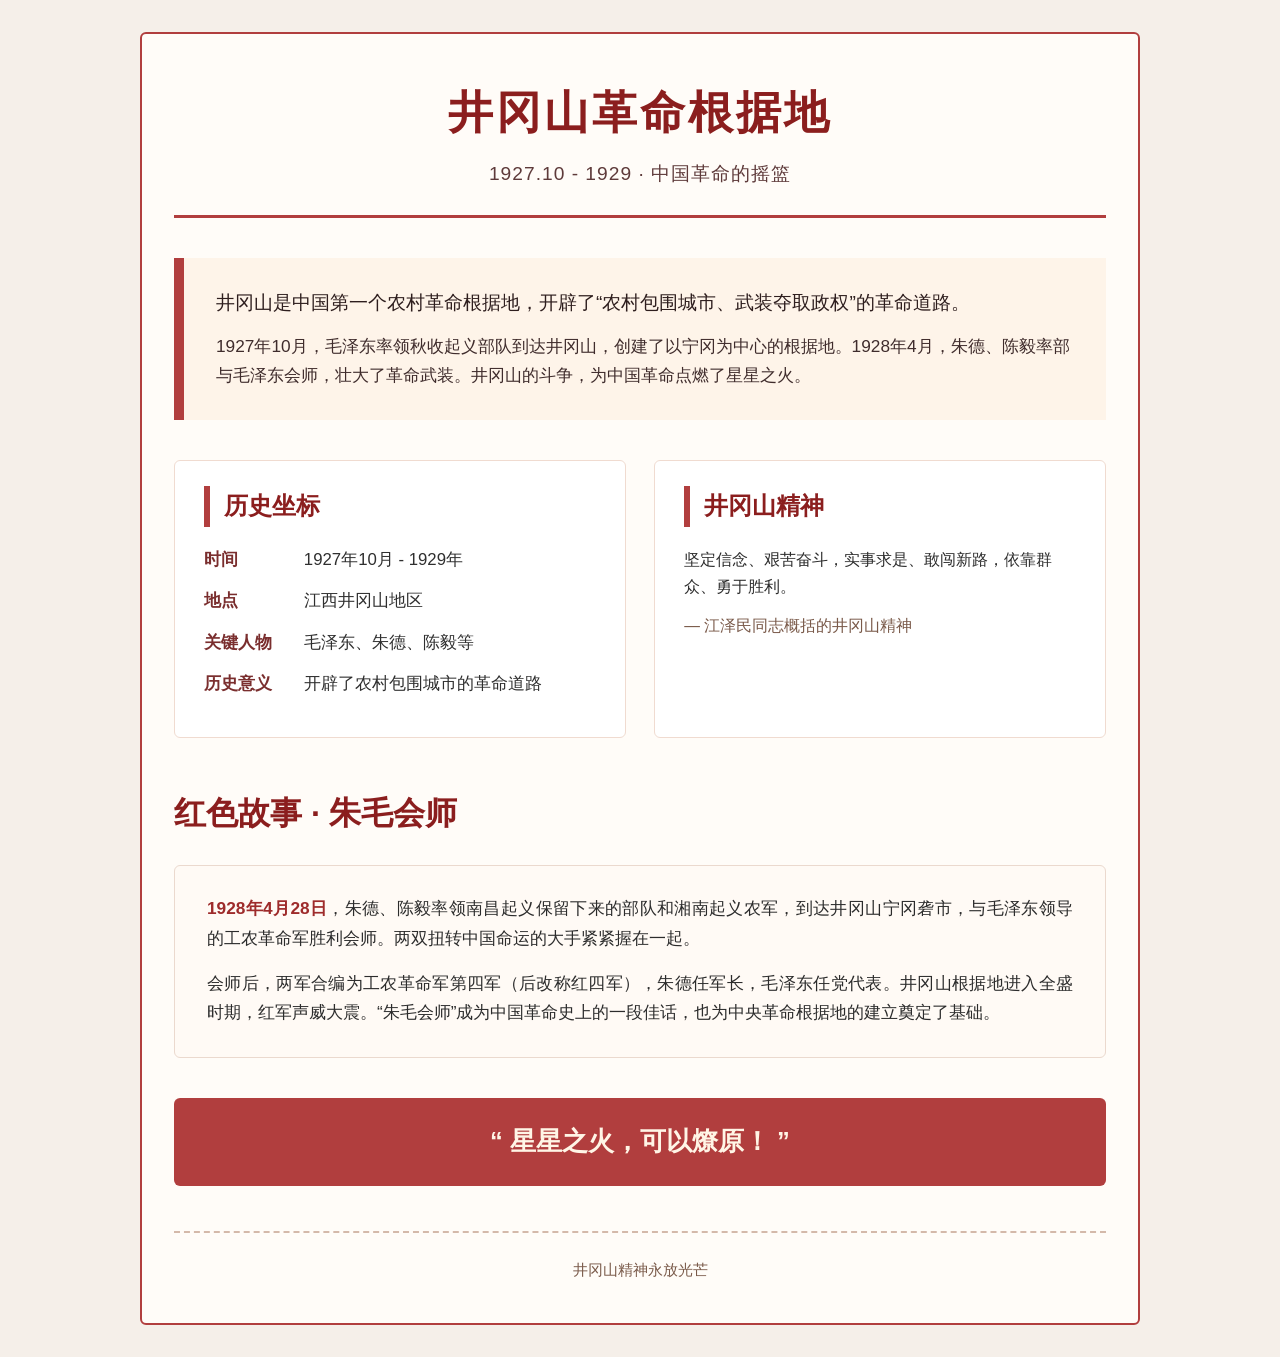
<file: src/jingGangShan.html>
<!DOCTYPE html>
<html lang="zh">

    <head>
        <meta charset="UTF-8">
        <meta name="viewport" content="width=device-width, initial-scale=1.0">
        <title>井冈山革命根据地 · 红色故事</title>
        <link rel="stylesheet" href="./static/css/storyPage.css">
    </head>

    <body>
        <div class="container">
            <div class="header">
                <h1>井冈山革命根据地</h1>
                <div class="subhead">1927.10 - 1929 · 中国革命的摇篮</div>
            </div>

            <div class="intro-card">
                <p>井冈山是中国第一个农村革命根据地，开辟了“农村包围城市、武装夺取政权”的革命道路。</p>
                <p>1927年10月，毛泽东率领秋收起义部队到达井冈山，创建了以宁冈为中心的根据地。1928年4月，朱德、陈毅率部与毛泽东会师，壮大了革命武装。井冈山的斗争，为中国革命点燃了星星之火。</p>
            </div>

            <div class="info-grid">
                <div class="info-box">
                    <h3>历史坐标</h3>
                    <ul>
                        <li><strong>时间</strong><span>1927年10月 - 1929年</span></li>
                        <li><strong>地点</strong><span>江西井冈山地区</span></li>
                        <li><strong>关键人物</strong><span>毛泽东、朱德、陈毅等</span></li>
                        <li><strong>历史意义</strong><span>开辟了农村包围城市的革命道路</span></li>
                    </ul>
                </div>
                <div class="info-box">
                    <h3> 井冈山精神</h3>
                    <p>坚定信念、艰苦奋斗，实事求是、敢闯新路，依靠群众、勇于胜利。</p>
                    <p style="margin-top: 12px; font-size: 0.98rem; color: #7a5a4a;">— 江泽民同志概括的井冈山精神</p>
                </div>
            </div>

            <div class="story-section">
                <h2>红色故事 · 朱毛会师</h2>
                <div class="story-block">
                    <p><strong>1928年4月28日</strong>，朱德、陈毅率领南昌起义保留下来的部队和湘南起义农军，到达井冈山宁冈砻市，与毛泽东领导的工农革命军胜利会师。两双扭转中国命运的大手紧紧握在一起。
                    </p>
                    <p>会师后，两军合编为工农革命军第四军（后改称红四军），朱德任军长，毛泽东任党代表。井冈山根据地进入全盛时期，红军声威大震。“朱毛会师”成为中国革命史上的一段佳话，也为中央革命根据地的建立奠定了基础。
                    </p>
                </div>
            </div>

            <div class="slogan">“ 星星之火，可以燎原！ ”</div>

            <div class="footer">
                <p> 井冈山精神永放光芒 </p>
            </div>
        </div>
    </body>

</html>
</file>
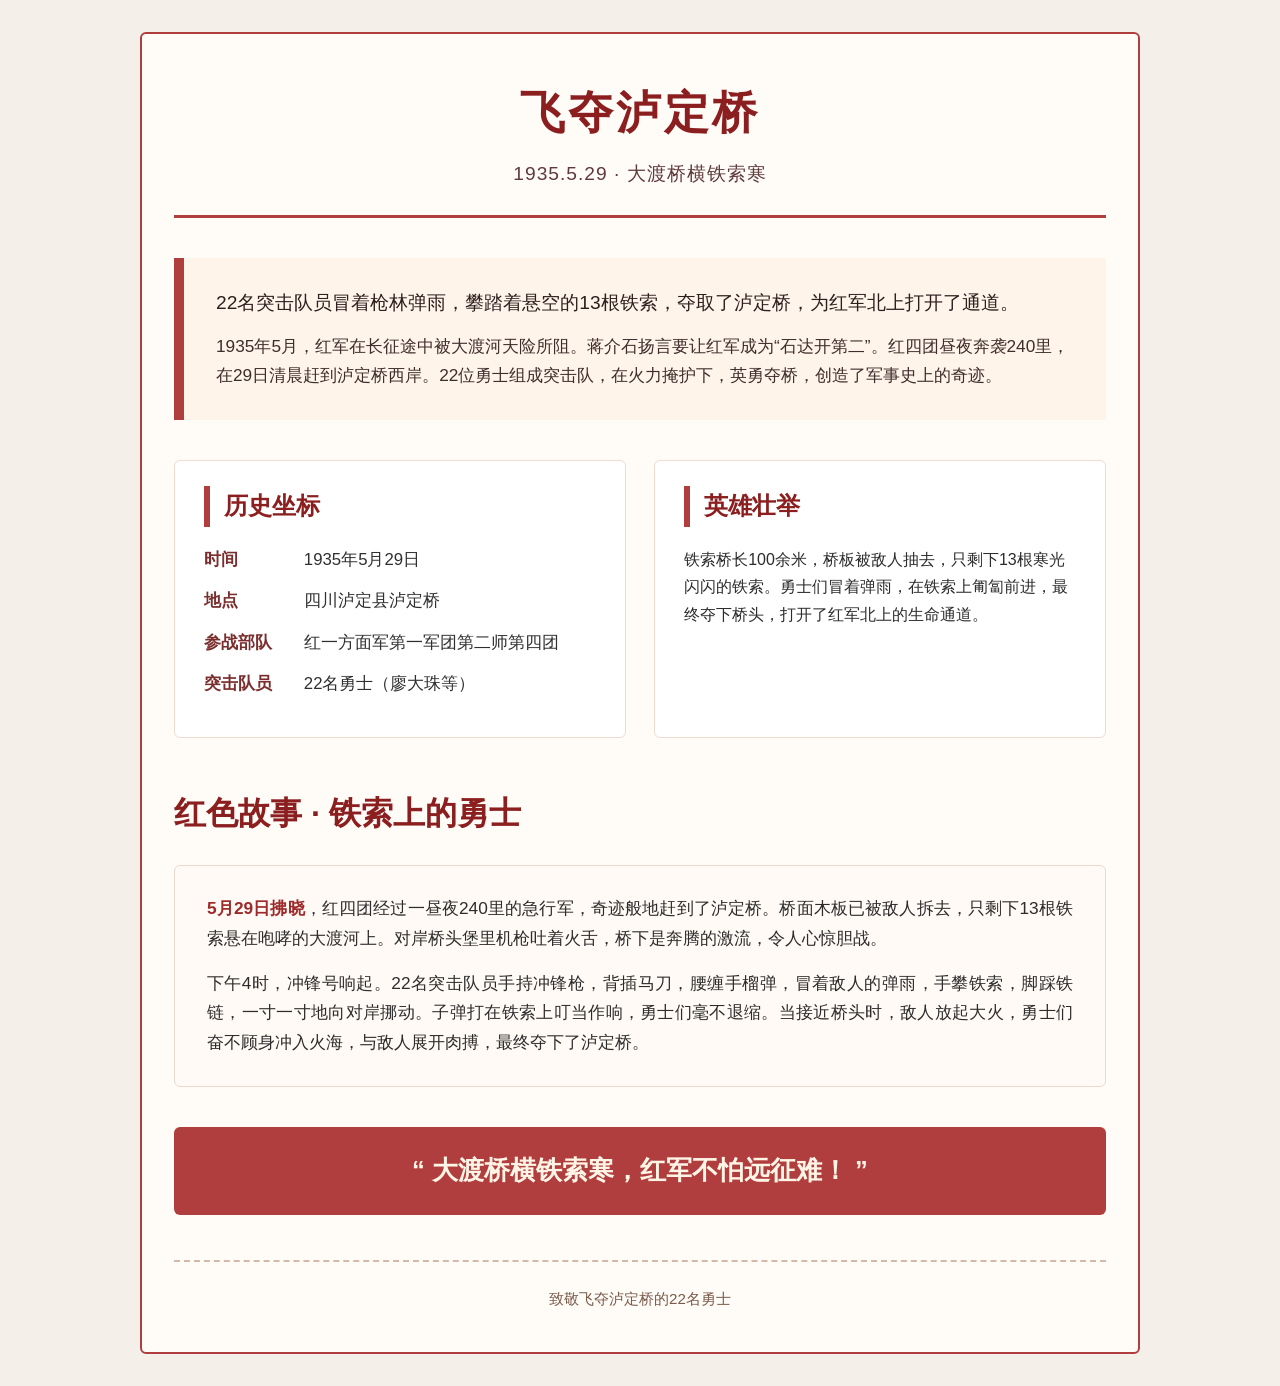
<file: src/ludingBridge.html>
<!DOCTYPE html>
<html lang="zh">

    <head>
        <meta charset="UTF-8">
        <meta name="viewport" content="width=device-width, initial-scale=1.0">
        <title>飞夺泸定桥 · 红色故事</title>
        <link rel="stylesheet" href="./static/css/storyPage.css">
    </head>

    <body>
        <div class="container">
            <div class="header">
                <h1>飞夺泸定桥</h1>
                <div class="subhead">1935.5.29 · 大渡桥横铁索寒</div>
            </div>

            <div class="intro-card">
                <p>22名突击队员冒着枪林弹雨，攀踏着悬空的13根铁索，夺取了泸定桥，为红军北上打开了通道。</p>
                <p>1935年5月，红军在长征途中被大渡河天险所阻。蒋介石扬言要让红军成为“石达开第二”。红四团昼夜奔袭240里，在29日清晨赶到泸定桥西岸。22位勇士组成突击队，在火力掩护下，英勇夺桥，创造了军事史上的奇迹。
                </p>
            </div>

            <div class="info-grid">
                <div class="info-box">
                    <h3>历史坐标</h3>
                    <ul>
                        <li><strong>时间</strong><span>1935年5月29日</span></li>
                        <li><strong>地点</strong><span>四川泸定县泸定桥</span></li>
                        <li><strong>参战部队</strong><span>红一方面军第一军团第二师第四团</span></li>
                        <li><strong>突击队员</strong><span>22名勇士（廖大珠等）</span></li>
                    </ul>
                </div>
                <div class="info-box">
                    <h3> 英雄壮举</h3>
                    <p>铁索桥长100余米，桥板被敌人抽去，只剩下13根寒光闪闪的铁索。勇士们冒着弹雨，在铁索上匍匐前进，最终夺下桥头，打开了红军北上的生命通道。</p>
                </div>
            </div>

            <div class="story-section">
                <h2>红色故事 · 铁索上的勇士</h2>
                <div class="story-block">
                    <p><strong>5月29日拂晓</strong>，红四团经过一昼夜240里的急行军，奇迹般地赶到了泸定桥。桥面木板已被敌人拆去，只剩下13根铁索悬在咆哮的大渡河上。对岸桥头堡里机枪吐着火舌，桥下是奔腾的激流，令人心惊胆战。
                    </p>
                    <p>下午4时，冲锋号响起。22名突击队员手持冲锋枪，背插马刀，腰缠手榴弹，冒着敌人的弹雨，手攀铁索，脚踩铁链，一寸一寸地向对岸挪动。子弹打在铁索上叮当作响，勇士们毫不退缩。当接近桥头时，敌人放起大火，勇士们奋不顾身冲入火海，与敌人展开肉搏，最终夺下了泸定桥。
                    </p>
                </div>
            </div>

            <div class="slogan">“ 大渡桥横铁索寒，红军不怕远征难！ ”</div>

            <div class="footer">
                <p> 致敬飞夺泸定桥的22名勇士 </p>
            </div>
        </div>
    </body>

</html>
</file>
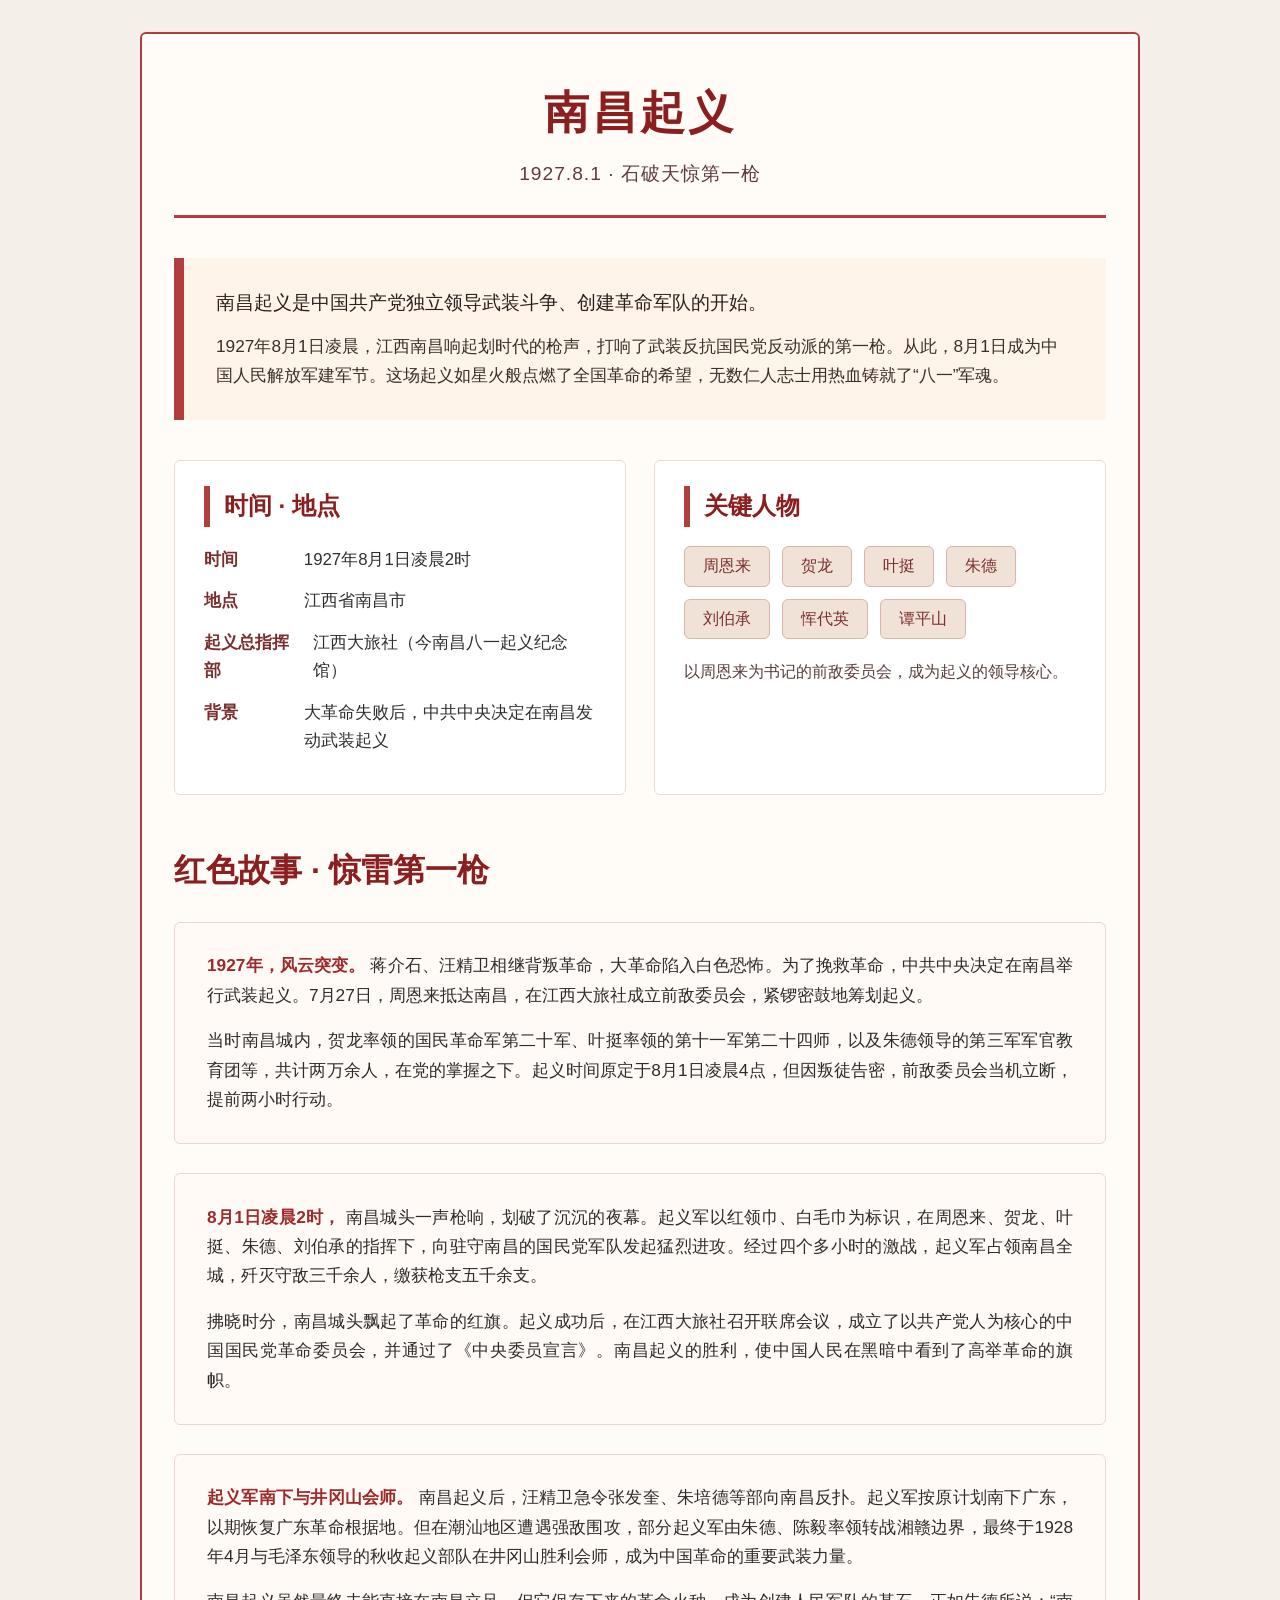
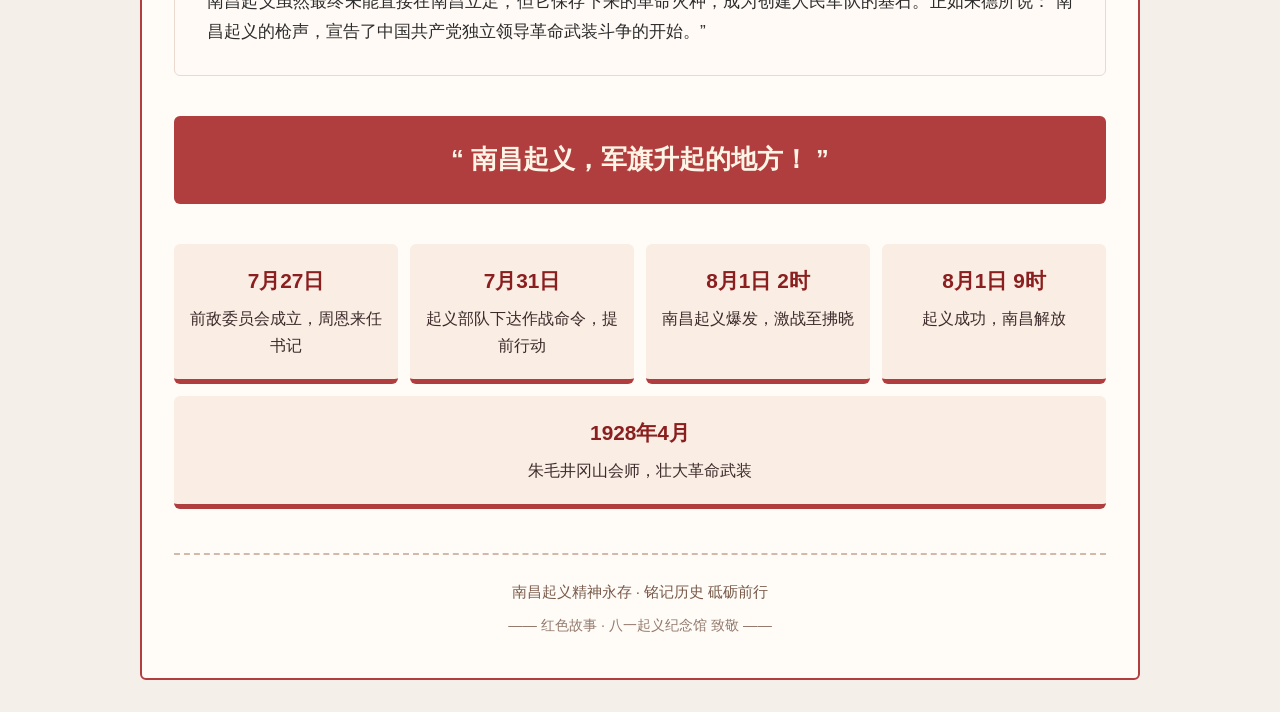
<file: src/nanchangUprising.html>
<!DOCTYPE html>
<html lang="en">

    <head>
        <meta charset="UTF-8">
        <meta name="viewport" content="width=device-width, initial-scale=1.0">
        <title>南昌起义 · 红色故事简介</title>
        <link rel="stylesheet" href="./static/css/storyPage.css">
    </head>

    <body>
        <div class="container">
            <!-- 标题区 -->
            <div class="header">
                <h1>南昌起义</h1>
                <div class="subhead">1927.8.1 · 石破天惊第一枪</div>
            </div>

            <!-- 引言卡片：修改了国旗Emoji，用纯CSS红星替代 -->
            <div class="intro-card">
                <p>南昌起义是中国共产党独立领导武装斗争、创建革命军队的开始。</p>
                <p>1927年8月1日凌晨，江西南昌响起划时代的枪声，打响了武装反抗国民党反动派的第一枪。从此，8月1日成为中国人民解放军建军节。这场起义如星火般点燃了全国革命的希望，无数仁人志士用热血铸就了“八一”军魂。
                </p>
            </div>

            <!-- 核心信息网格：时间地点 + 关键人物 -->
            <div class="info-grid">
                <div class="info-box">
                    <h3>时间 · 地点</h3>
                    <ul>
                        <li><strong>时间</strong><span>1927年8月1日凌晨2时</span></li>
                        <li><strong>地点</strong><span>江西省南昌市</span></li>
                        <li><strong>起义总指挥部</strong><span>江西大旅社（今南昌八一起义纪念馆）</span></li>
                        <li><strong>背景</strong><span>大革命失败后，中共中央决定在南昌发动武装起义</span></li>
                    </ul>
                </div>
                <div class="info-box">
                    <h3> 关键人物</h3>
                    <div class="person-tags">
                        <span class="person-tag">周恩来</span>
                        <span class="person-tag">贺龙</span>
                        <span class="person-tag">叶挺</span>
                        <span class="person-tag">朱德</span>
                        <span class="person-tag">刘伯承</span>
                        <span class="person-tag">恽代英</span>
                        <span class="person-tag">谭平山</span>
                    </div>
                    <p style="margin-top: 1.2rem; font-size: 0.98rem; color: #5a3e3e;">以周恩来为书记的前敌委员会，成为起义的领导核心。</p>
                </div>
            </div>

            <!-- 故事叙述部分 -->
            <div class="story-section">
                <h2>红色故事 · 惊雷第一枪</h2>

                <div class="story-block">
                    <p><strong>1927年，风云突变。</strong>
 蒋介石、汪精卫相继背叛革命，大革命陷入白色恐怖。为了挽救革命，中共中央决定在南昌举行武装起义。7月27日，周恩来抵达南昌，在江西大旅社成立前敌委员会，紧锣密鼓地筹划起义。</p>
                    <p>当时南昌城内，贺龙率领的国民革命军第二十军、叶挺率领的第十一军第二十四师，以及朱德领导的第三军军官教育团等，共计两万余人，在党的掌握之下。起义时间原定于8月1日凌晨4点，但因叛徒告密，前敌委员会当机立断，提前两小时行动。
                    </p>
                </div>

                <div class="story-block">
                    <p><strong>8月1日凌晨2时，</strong>
 南昌城头一声枪响，划破了沉沉的夜幕。起义军以红领巾、白毛巾为标识，在周恩来、贺龙、叶挺、朱德、刘伯承的指挥下，向驻守南昌的国民党军队发起猛烈进攻。经过四个多小时的激战，起义军占领南昌全城，歼灭守敌三千余人，缴获枪支五千余支。
                    </p>
                    <p>拂晓时分，南昌城头飘起了革命的红旗。起义成功后，在江西大旅社召开联席会议，成立了以共产党人为核心的中国国民党革命委员会，并通过了《中央委员宣言》。南昌起义的胜利，使中国人民在黑暗中看到了高举革命的旗帜。
                    </p>
                </div>

                <div class="story-block">
                    <p><strong>起义军南下与井冈山会师。</strong>
 南昌起义后，汪精卫急令张发奎、朱培德等部向南昌反扑。起义军按原计划南下广东，以期恢复广东革命根据地。但在潮汕地区遭遇强敌围攻，部分起义军由朱德、陈毅率领转战湘赣边界，最终于1928年4月与毛泽东领导的秋收起义部队在井冈山胜利会师，成为中国革命的重要武装力量。
                    </p>
                    <p>南昌起义虽然最终未能直接在南昌立足，但它保存下来的革命火种，成为创建人民军队的基石。正如朱德所说：“南昌起义的枪声，宣告了中国共产党独立领导革命武装斗争的开始。”</p>
                </div>
            </div>

            <!-- 口号 / 标语 -->
            <div class="slogan">
 “ 南昌起义，军旗升起的地方！ ”
            </div>

            <!-- 时间线简表 -->
            <div class="timeline">
                <div class="timeline-item">
                    <span class="date">7月27日</span>
                    <span class="desc">前敌委员会成立，周恩来任书记</span>
                </div>
                <div class="timeline-item">
                    <span class="date">7月31日</span>
                    <span class="desc">起义部队下达作战命令，提前行动</span>
                </div>
                <div class="timeline-item">
                    <span class="date">8月1日 2时</span>
                    <span class="desc">南昌起义爆发，激战至拂晓</span>
                </div>
                <div class="timeline-item">
                    <span class="date">8月1日 9时</span>
                    <span class="desc">起义成功，南昌解放</span>
                </div>
                <div class="timeline-item">
                    <span class="date">1928年4月</span>
                    <span class="desc">朱毛井冈山会师，壮大革命武装</span>
                </div>
            </div>

            <!-- 页脚 -->
            <div class="footer">
                <p> 南昌起义精神永存 · 铭记历史 砥砺前行 </p>
                <p style="margin-top: 8px; opacity: 0.8; font-size: 0.9rem;">—— 红色故事 · 八一起义纪念馆 致敬 ——</p>
            </div>
        </div>
    </body>

</html>
</file>
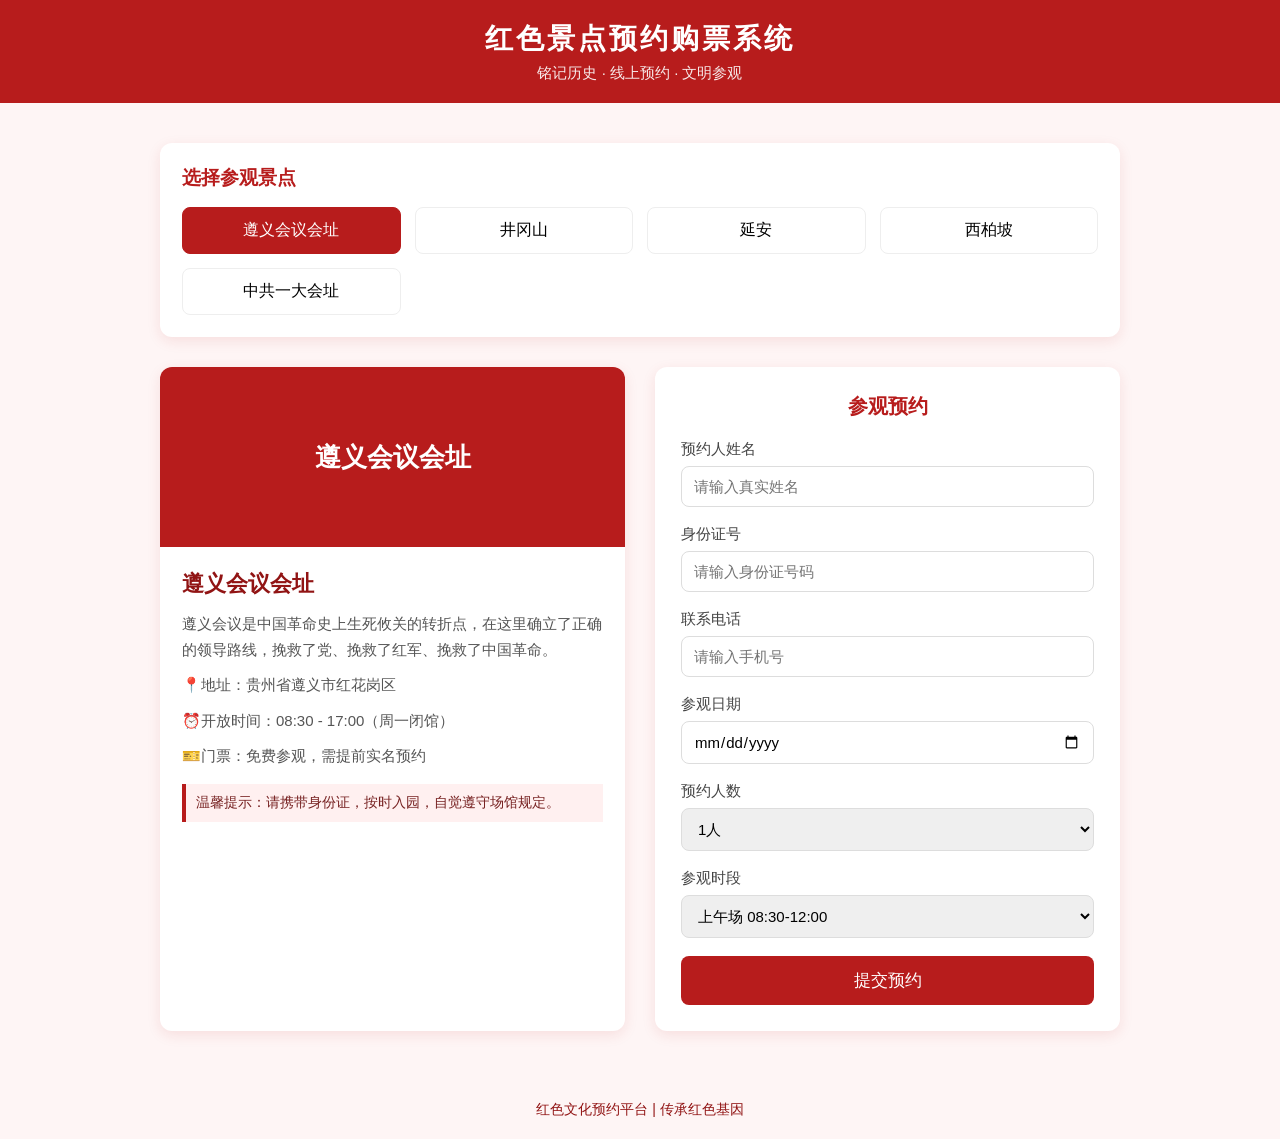
<file: src/purchaseTickets.html>
<!DOCTYPE html>
 <html lang="zh-CN">
 <head>
     <meta charset="UTF-8">
     <meta name="viewport" content="width=device-width, initial-scale=1.0">
     <title>红色景点预约购票</title>
     <style>
         * {
             margin: 0;
             padding: 0;
             box-sizing: border-box;
             font-family: "Microsoft YaHei", SimSun, sans-serif;
         }
         body {
             background-color: #fef5f5;
         }
         /* 顶部导航 */
         header {
             background-color: #b71c1c;
             color: #fff;
             padding: 20px 0;
             text-align: center;
         }
         header h1 {
             font-size: 28px;
             letter-spacing: 3px;
         }
         header p {
             margin-top: 6px;
             opacity: 0.9;
             font-size: 15px;
         }
         .wrap {
             max-width: 1000px;
             margin: 40px auto;
             padding: 0 20px;
         }
         .spot-select {
             background: #fff;
             border-radius: 12px;
             padding: 22px;
             box-shadow: 0 4px 14px rgba(183, 28, 28, 0.1);
             margin-bottom: 30px;
         }
         .spot-select h3 {
             color:#b71c1c;
             margin-bottom:16px;
         }
         .spot-list {
             display: grid;
             grid-template-columns: repeat(auto-fill, minmax(200px, 1fr));
             gap:14px;
         }
         .spot-item {
             border:1px solid #eee;
             border-radius:8px;
             padding:12px;
             cursor:pointer;
             transition:0.2s;
             text-align:center;
         }
         .spot-item:hover{
             border-color:#b71c1c;
             background:#fff0f0;
         }
         .spot-item.active{
             background:#b71c1c;
             color:white;
             border-color:#b71c1c;
         }
         .content-row {
             display: grid;
             grid-template-columns: 1fr 1fr;
             gap: 30px;
         }
         /* 景点信息 */
         .info-card {
             background: #fff;
             border-radius: 12px;
             overflow: hidden;
             box-shadow: 0 4px 14px rgba(183, 28, 28, 0.1);
         }
         .info-top {
             height: 180px;
             background-color: #b71c1c;
             color: white;
             display: flex;
             align-items: center;
             justify-content: center;
             font-size: 26px;
             font-weight: bold;
         }
         .info-content {
             padding: 22px;
         }
         .info-content h2 {
             color: #911414;
             margin-bottom: 12px;
             font-size: 22px;
         }
         .info-content p {
             color: #555;
             line-height: 1.7;
             font-size: 15px;
             margin-bottom:10px;
         }
         .tip {
             margin-top:15px;
             padding:10px;
             background:#fff0f0;
             border-left:4px solid #b71c1c;
             font-size:14px;
             color:#772222;
         }
         /* 预约表单 */
         .form-card {
             background: #fff;
             border-radius: 12px;
             padding: 26px;
             box-shadow: 0 4px 14px rgba(183, 28, 28, 0.1);
         }
         .form-card h3 {
             color:#b71c1c;
             font-size:20px;
             margin-bottom:20px;
             text-align:center;
         }
         .item {
             margin-bottom:18px;
         }
         .item label {
             display:block;
             color:#444;
             margin-bottom:7px;
             font-size:15px;
         }
         .item input,
         .item select {
             width:100%;
             padding:11px 12px;
             border:1px solid #ddd;
             border-radius:8px;
             font-size:15px;
         }
         .submit-btn {
             width:100%;
             padding:13px;
             background-color:#b71c1c;
             color:#fff;
             border:none;
             border-radius:8px;
             font-size:17px;
             cursor:pointer;
             transition: 0.2s;
         }
         .submit-btn:hover {
             background-color:#911414;
         }
         footer {
             text-align:center;
             margin-top:50px;
             padding:20px;
             color:#911414;
             font-size:14px;
         }
         /* 弹窗样式 */
         .modal {
             display: none;
             position: fixed;
             top:0;
             left:0;
             width:100%;
             height:100%;
             background-color: rgba(0,0,0,0.5);
             align-items:center;
             justify-content:center;
             z-index:999;
         }
         .modal-box {
             background:#fff;
             width:360px;
             padding:30px;
             border-radius:12px;
             text-align:center;
         }
         .modal-box h4{
             color:#b71c1c;
             font-size:22px;
             margin-bottom:15px;
         }
         .modal-box p{
             color:#555;
             margin-bottom:22px;
         }
         .close-btn{
             padding:10px 26px;
             background:#b71c1c;
             color:white;
             border:none;
             border-radius:6px;
             cursor:pointer;
         }
         /* 适配手机 */
         @media (max-width:700px) {
             .content-row {
                 grid-template-columns: 1fr;
             }
         }
     </style>
 </head>
 <body>
     <header>
         <h1>红色景点预约购票系统</h1>
         <p>铭记历史 · 线上预约 · 文明参观</p >
     </header>
     <div class="wrap">
         <!-- 景点选择区域：多个红色景点 -->
         <div class="spot-select">
             <h3>选择参观景点</h3>
             <div class="spot-list">
                 <div class="spot-item active" data-name="遵义会议会址" data-address="贵州省遵义市红花岗区" data-time="08:30 - 17:00（周一闭馆）">遵义会议会址</div>
                 <div class="spot-item" data-name="井冈山革命根据地" data-address="江西省吉安市井冈山市" data-time="08:00 - 17:30">井冈山</div>
                 <div class="spot-item" data-name="延安革命纪念馆" data-address="陕西省延安市宝塔区" data-time="08:00 - 17:00">延安</div>
                 <div class="spot-item" data-name="西柏坡纪念馆" data-address="河北省石家庄市平山县" data-time="09:00 - 17:00">西柏坡</div>
                 <div class="spot-item" data-name="中共一大会址" data-address="上海市兴业路76号" data-time="09:00 - 17:00（周一闭馆）">中共一大会址</div>
             </div>
         </div>
         <div class="content-row">
             <!-- 左侧景点介绍 -->
             <div class="info-card">
                 <div class="info-top" id="info-title">遵义会议会址</div>
                 <div class="info-content">
                     <h2 id="spot-name">遵义会议会址</h2>
                     <p id="spot-desc">遵义会议是中国革命史上生死攸关的转折点，在这里确立了正确的领导路线，挽救了党、挽救了红军、挽救了中国革命。</p >
                     <p>📍地址：<span id="spot-address">贵州省遵义市红花岗区</span></p >
                     <p>⏰开放时间：<span id="spot-time">08:30 - 17:00（周一闭馆）</span></p >
                     <p>🎫门票：免费参观，需提前实名预约</p >
                     <div class="tip">
                         温馨提示：请携带身份证，按时入园，自觉遵守场馆规定。
                     </div>
                 </div>
             </div>
             <!-- 右侧预约表单 -->
             <div class="form-card">
                 <h3>参观预约</h3>
                 <div class="item">
                     <label>预约人姓名</label>
                     <input type="text" id="username" placeholder="请输入真实姓名">
                 </div>
                 <div class="item">
                     <label>身份证号</label>
                     <input type="text" id="idcard" placeholder="请输入身份证号码">
                 </div>
                 <div class="item">
                     <label>联系电话</label>
                     <input type="tel" id="phone" placeholder="请输入手机号">
                 </div>
                 <div class="item">
                     <label>参观日期</label>
                     <input type="date" id="visitDate">
                 </div>
                 <div class="item">
                     <label>预约人数</label>
                     <select id="count">
                         <option>1人</option>
                         <option>2人</option>
                         <option>3人</option>
                         <option>4人</option>
                         <option>5人</option>
                     </select>
                 </div>
                 <div class="item">
                     <label>参观时段</label>
                     <select id="timeSlot">
                         <option>上午场 08:30-12:00</option>
                         <option>下午场 13:00-17:00</option>
                     </select>
                 </div>
                 <button class="submit-btn" id="submitBtn">提交预约</button>
             </div>
         </div>
     </div>
     <footer>
         红色文化预约平台 | 传承红色基因
     </footer>
     <!-- 弹窗：预约成功 -->
     <div class="modal" id="successModal">
         <div class="modal-box">
             <h4>✅预约提交成功</h4>
             <p>您已成功预约【<span id="modal-spot"></span>】<br>请携带身份证按时前往参观！</p >
             <button class="close-btn" id="closeModal">确定</button>
         </div>
     </div>
     <script>
         //景点描述数据
         const descData = {
             "遵义会议会址": "遵义会议是中国革命史上生死攸关的转折点，在这里确立了正确的领导路线，挽救了党、挽救了红军、挽救了中国革命。",
             "井冈山革命根据地": "中国第一个农村革命根据地，点燃了工农武装割据的星星之火，开辟了农村包围城市的革命道路。",
             "延安革命纪念馆": "革命圣地延安，是抗日战争和解放战争的指挥中心，孕育了自力更生、艰苦奋斗的延安精神。",
             "西柏坡纪念馆": "新中国从这里走来，是党中央进驻北平解放全中国前的最后一个农村指挥所。",
             "中共一大会址": "中国共产党的诞生地，见证开天辟地的大事变，红色梦想从这里启航。"
         }
         //切换景点
         const spotItems = document.querySelectorAll('.spot-item');
         spotItems.forEach(item=>{
             item.onclick = function(){
                 spotItems.forEach(i=>i.classList.remove('active'));
                 this.classList.add('active');
                 const name = this.dataset.name;
                 document.getElementById('info-title').innerText = name;
                 document.getElementById('spot-name').innerText = name;
                 document.getElementById('spot-desc').innerText = descData[name];
                 document.getElementById('spot-address').innerText = this.dataset.address;
                 document.getElementById('spot-time').innerText = this.dataset.time;
             }
         })
         //弹窗
         const modal = document.getElementById('successModal');
         const submitBtn = document.getElementById('submitBtn');
         const closeModal = document.getElementById('closeModal');
         submitBtn.onclick = function(){
             //获取选中景点
             const activeSpot = document.querySelector('.spot-item.active').dataset.name;
             document.getElementById('modal-spot').innerText = activeSpot;
             modal.style.display = "flex";
         }
         closeModal.onclick = function(){
             modal.style.display = "none";
         }
     </script>
 </body>
 </html>
</file>
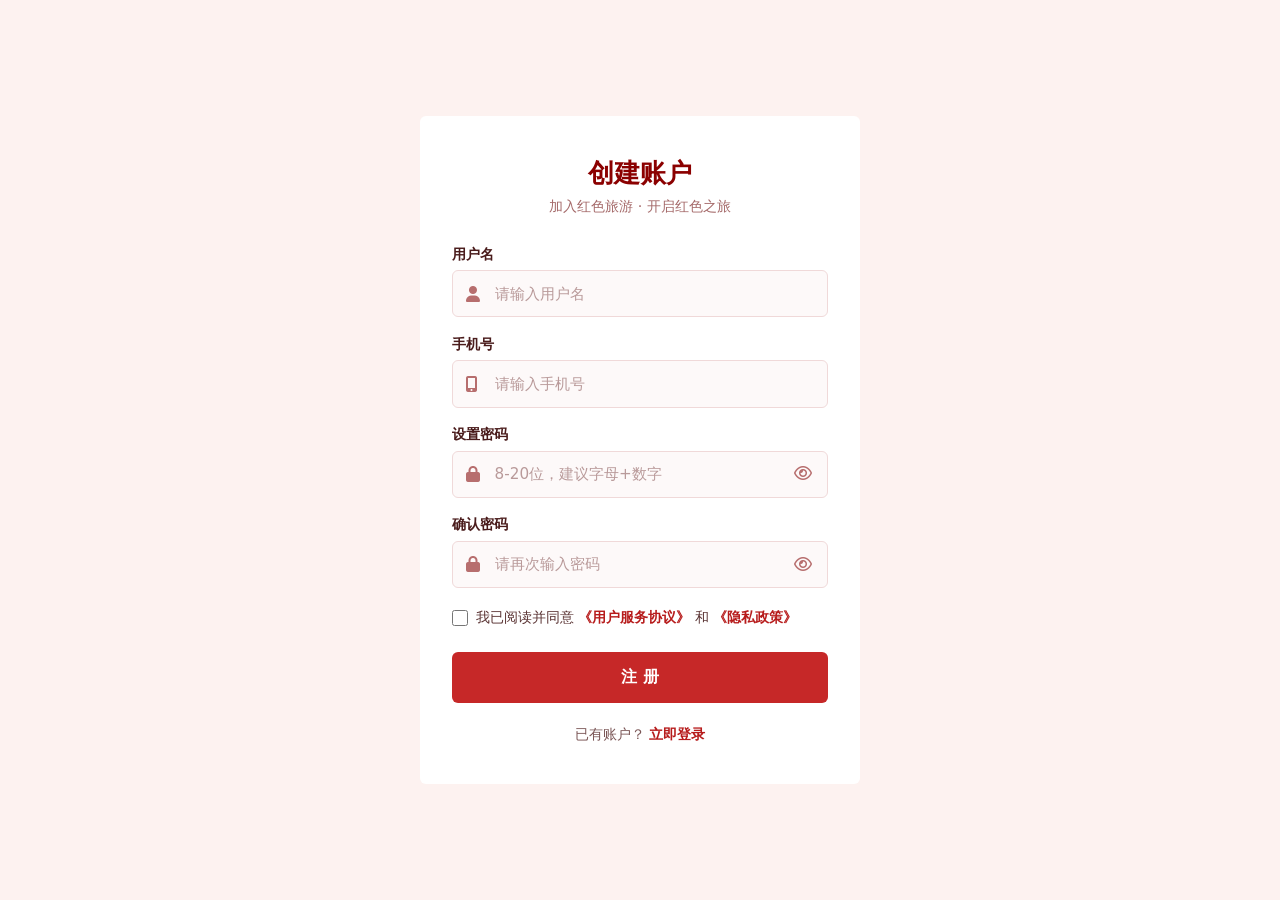
<file: src/register.html>
<!DOCTYPE html>
<html lang="zh-CN">

<head>
  <meta charset="UTF-8">
  <meta name="viewport" content="width=device-width, initial-scale=1.0">
  <title>红色旅游 · 注册</title>
  <link rel="stylesheet" href="https://cdnjs.cloudflare.com/ajax/libs/font-awesome/6.0.0-beta3/css/all.min.css">
  <style>
    * {
      margin: 0;
      padding: 0;
      box-sizing: border-box;
    }

    body {
      font-family: system-ui, -apple-system, 'Segoe UI', Roboto, sans-serif;
      background: #fdf2f0;
      min-height: 100vh;
      display: flex;
      align-items: center;
      justify-content: center;
      padding: 1.5rem;
    }

    .register-box {
      max-width: 440px;
      width: 100%;
      background: #fff;
      border-radius: 6px;
      padding: 2.5rem 2rem;
      box-shadow: none;
    }

    .header {
      text-align: center;
      margin-bottom: 1.8rem;
    }


    .header h1 {
      font-size: 1.6rem;
      color: #8b0000;
      margin-bottom: 0.4rem;
    }

    .header p {
      font-size: 0.9rem;
      color: #a56a6a;
    }

    .form-group {
      margin-bottom: 1.1rem;
    }

    .form-group label {
      display: block;
      font-size: 0.9rem;
      font-weight: 600;
      color: #4a1c1c;
      margin-bottom: 0.4rem;
    }

    .input-wrap {
      position: relative;
    }

    .input-wrap>i {
      position: absolute;
      left: 0.9rem;
      top: 50%;
      transform: translateY(-50%);
      color: #b76e6e;
      font-size: 1rem;
    }

    .input-wrap input {
      width: 100%;
      padding: 0.85rem 2.6rem 0.85rem 2.6rem;
      font-size: 0.95rem;
      font-family: inherit;
      border: 1.5px solid #f0d9d9;
      border-radius: 6px;
      background: #fdf9f9;
      outline: none;
      transition: all 0.2s;
    }

    .input-wrap input:focus {
      border-color: #c62828;
      background: #fff;
      box-shadow: none;
    }

    .input-wrap input::placeholder {
      color: #b99a9a;
    }

    .toggle-pwd {
      position: absolute;
      right: 0.8rem;
      top: 50%;
      transform: translateY(-50%);
      background: none;
      border: none;
      color: #b76e6e;
      cursor: pointer;
      font-size: 1rem;
      padding: 0.2rem;
    }

    .toggle-pwd:hover {
      color: #c62828;
    }

    .agreement {
      display: flex;
      align-items: flex-start;
      gap: 0.5rem;
      font-size: 0.85rem;
      color: #5a3333;
      margin: 1.2rem 0 1.5rem;
      line-height: 1.5;
    }

    .agreement input[type="checkbox"] {
      accent-color: #c62828;
      width: 1rem;
      height: 1rem;
      margin-top: 0.15rem;
      flex-shrink: 0;
    }

    .agreement a {
      color: #b71c1c;
      text-decoration: none;
      font-weight: 600;
    }

    .agreement a:hover {
      text-decoration: underline;
    }

    .btn-register {
      width: 100%;
      padding: 0.95rem;
      background: #c62828;
      color: #fff;
      font-size: 1rem;
      font-weight: 600;
      font-family: inherit;
      border: none;
      border-radius: 6px;
      cursor: pointer;
      box-shadow: none;
      transition: all 0.2s;
    }

    .btn-register:hover {
      background: #b71c1c;
      transform: translateY(-1px);
      box-shadow: none;
    }

    .btn-register:active {
      transform: translateY(1px);
    }

    .login-tip {
      text-align: center;
      margin-top: 1.4rem;
      font-size: 0.9rem;
      color: #7a5555;
    }

    .login-tip a {
      color: #b71c1c;
      font-weight: 600;
      text-decoration: none;
      margin-left: 0.2rem;
    }

    .login-tip a:hover {
      text-decoration: underline;
    }
  </style>
</head>

<body>
  <div class="register-box">
    <div class="header">
      <h1>创建账户</h1>
      <p>加入红色旅游 · 开启红色之旅</p>
    </div>

    <form id="registerForm" action="#" method="POST" novalidate>
      <div class="form-group">
        <label for="username">用户名</label>
        <div class="input-wrap">
          <i class="fas fa-user"></i>
          <input type="text" id="username" name="username" placeholder="请输入用户名" required>
        </div>
      </div>

      <div class="form-group">
        <label for="phone">手机号</label>
        <div class="input-wrap">
          <i class="fas fa-mobile-alt"></i>
          <input type="tel" id="phone" name="phone" placeholder="请输入手机号" required>
        </div>
      </div>

      <div class="form-group">
        <label for="password">设置密码</label>
        <div class="input-wrap">
          <i class="fas fa-lock"></i>
          <input type="password" id="password" name="password" placeholder="8-20位，建议字母+数字" required>
          <button type="button" class="toggle-pwd" id="togglePwd1"><i class="far fa-eye" id="eyeIcon1"></i></button>
        </div>
      </div>

      <div class="form-group">
        <label for="confirmPassword">确认密码</label>
        <div class="input-wrap">
          <i class="fas fa-lock"></i>
          <input type="password" id="confirmPassword" name="confirmPassword" placeholder="请再次输入密码" required>
          <button type="button" class="toggle-pwd" id="togglePwd2"><i class="far fa-eye" id="eyeIcon2"></i></button>
        </div>
      </div>

      <label class="agreement">
        <input type="checkbox" id="agree" required>
        <span>我已阅读并同意 <a href="#">《用户服务协议》</a> 和 <a href="#">《隐私政策》</a></span>
      </label>

      <button type="submit" class="btn-register">注 册</button>

      <div class="login-tip">
        已有账户？<a href="login.html">立即登录</a>
      </div>
    </form>
  </div>

  <script>
    /* ========== 1. 密码可见切换 ========== */
    function setupPasswordToggle(inputId, btnId, iconId) {
      const input = document.getElementById(inputId);
      const btn = document.getElementById(btnId);
      const icon = document.getElementById(iconId);
      btn.addEventListener('click', () => {
        const isPwd = input.type === 'password';
        input.type = isPwd ? 'text' : 'password';
        icon.className = isPwd ? 'far fa-eye-slash' : 'far fa-eye';
      });
    }
    setupPasswordToggle('password', 'togglePwd1', 'eyeIcon1');
    setupPasswordToggle('confirmPassword', 'togglePwd2', 'eyeIcon2');

    /* ========== 2. 表单校验 + 注册成功跳转登录页 ========== */
    const form = document.getElementById('registerForm');

    form.addEventListener('submit', function (e) {
      e.preventDefault(); // 阻止页面刷新

      const username = document.getElementById('username').value.trim();
      const phone = document.getElementById('phone').value.trim();
      const pwd = document.getElementById('password').value;
      const confirm = document.getElementById('confirmPassword').value;
      const agree = document.getElementById('agree').checked;

      // --- 校验 1：用户名 ---
      if (username.length < 2) {
        alert('用户名至少需要 2 个字符');
        return;
      }

      // --- 校验 2：手机号（简单 11 位数字校验） ---
      if (!/^1[3-9]\d{9}$/.test(phone)) {
        alert('请输入正确的 11 位手机号');
        return;
      }

      // --- 校验 3：密码长度 ---
      if (pwd.length < 8 || pwd.length > 20) {
        alert('密码长度需为 8-20 位');
        return;
      }

      // --- 校验 4：两次密码一致 ---
      if (pwd !== confirm) {
        alert('两次输入的密码不一致，请检查！');
        return;
      }

      // --- 校验 5：是否勾选协议 ---
      if (!agree) {
        alert('请先阅读并同意用户服务协议和隐私政策');
        return;
      }

      // ===== 校验全部通过，模拟注册成功 =====

      const btn = document.querySelector('.btn-register');
      btn.disabled = true;
      btn.textContent = '注册中...';

      // 模拟网络请求耗时 1 秒
      setTimeout(() => {
        alert('注册成功！即将跳转到登录页...');
        // 跳转到登录页
        window.location.href = 'login.html?from=register';
      }, 1000);
    });
  </script>
</body>

</html>
</file>
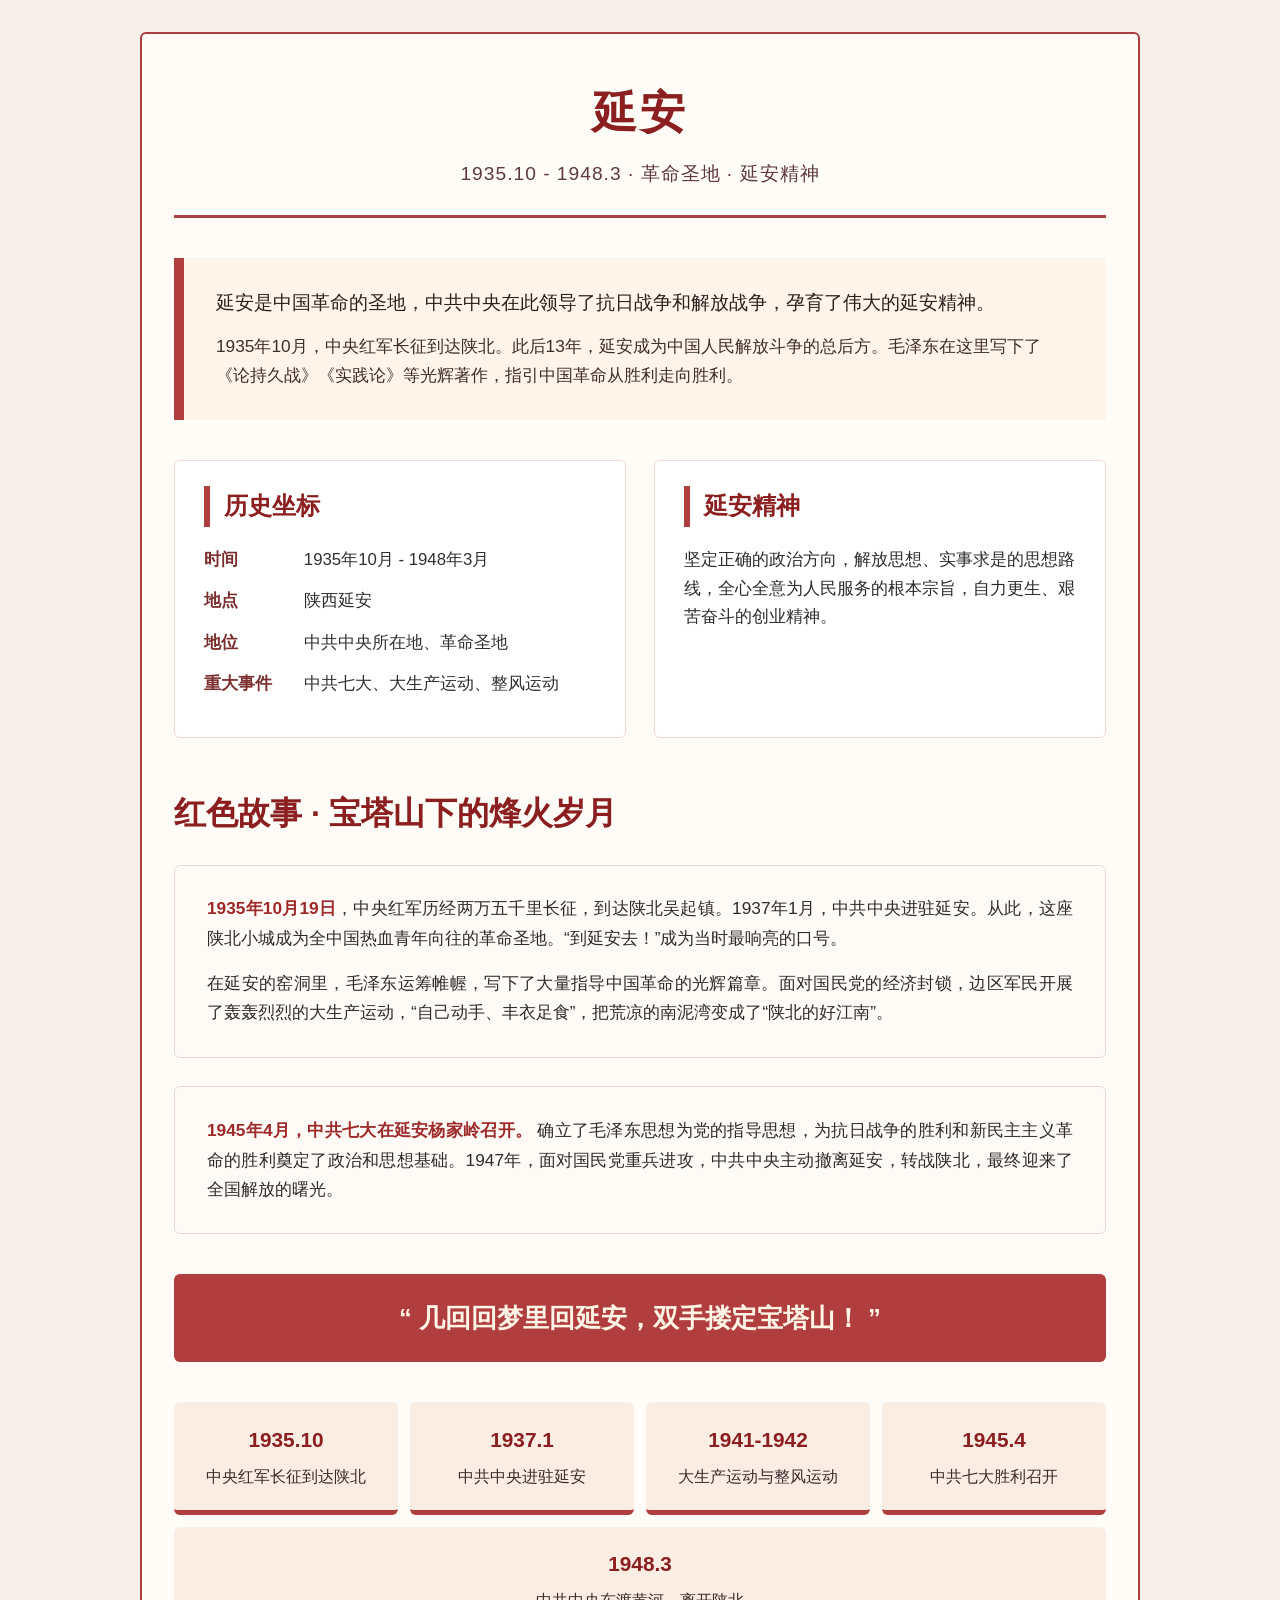
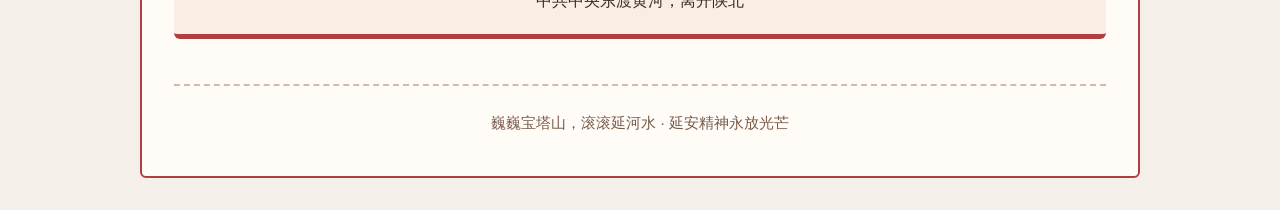
<file: src/yanAn.html>
<!DOCTYPE html>
<html lang="zh">

    <head>
        <meta charset="UTF-8">
        <meta name="viewport" content="width=device-width, initial-scale=1.0">
        <title>延安 · 红色故事</title>
        <link rel="stylesheet" href="./static/css/storyPage.css">
    </head>

    <body>
        <div class="container">
            <div class="header">
                <h1>延安</h1>
                <div class="subhead">1935.10 - 1948.3 · 革命圣地 · 延安精神</div>
            </div>

            <div class="intro-card">
                <p>延安是中国革命的圣地，中共中央在此领导了抗日战争和解放战争，孕育了伟大的延安精神。</p>
                <p>1935年10月，中央红军长征到达陕北。此后13年，延安成为中国人民解放斗争的总后方。毛泽东在这里写下了《论持久战》《实践论》等光辉著作，指引中国革命从胜利走向胜利。</p>
            </div>

            <div class="info-grid">
                <div class="info-box">
                    <h3>历史坐标</h3>
                    <ul>
                        <li><strong>时间</strong><span>1935年10月 - 1948年3月</span></li>
                        <li><strong>地点</strong><span>陕西延安</span></li>
                        <li><strong>地位</strong><span>中共中央所在地、革命圣地</span></li>
                        <li><strong>重大事件</strong><span>中共七大、大生产运动、整风运动</span></li>
                    </ul>
                </div>
                <div class="info-box">
                    <h3> 延安精神</h3>
                    <p style="font-size: 1.05rem;">坚定正确的政治方向，解放思想、实事求是的思想路线，全心全意为人民服务的根本宗旨，自力更生、艰苦奋斗的创业精神。</p>
                </div>
            </div>

            <div class="story-section">
                <h2>红色故事 · 宝塔山下的烽火岁月</h2>
                <div class="story-block">
                    <p><strong>1935年10月19日</strong>，中央红军历经两万五千里长征，到达陕北吴起镇。1937年1月，中共中央进驻延安。从此，这座陕北小城成为全中国热血青年向往的革命圣地。“到延安去！”成为当时最响亮的口号。
                    </p>
                    <p>在延安的窑洞里，毛泽东运筹帷幄，写下了大量指导中国革命的光辉篇章。面对国民党的经济封锁，边区军民开展了轰轰烈烈的大生产运动，“自己动手、丰衣足食”，把荒凉的南泥湾变成了“陕北的好江南”。</p>
                </div>
                <div class="story-block">
                    <p><strong>1945年4月，中共七大在延安杨家岭召开。</strong>
 确立了毛泽东思想为党的指导思想，为抗日战争的胜利和新民主主义革命的胜利奠定了政治和思想基础。1947年，面对国民党重兵进攻，中共中央主动撤离延安，转战陕北，最终迎来了全国解放的曙光。</p>
                </div>
            </div>

            <div class="slogan">“ 几回回梦里回延安，双手搂定宝塔山！ ”</div>

            <div class="timeline">
                <div class="timeline-item">
                    <span class="date">1935.10</span>
                    <span class="desc">中央红军长征到达陕北</span>
                </div>
                <div class="timeline-item">
                    <span class="date">1937.1</span>
                    <span class="desc">中共中央进驻延安</span>
                </div>
                <div class="timeline-item">
                    <span class="date">1941-1942</span>
                    <span class="desc">大生产运动与整风运动</span>
                </div>
                <div class="timeline-item">
                    <span class="date">1945.4</span>
                    <span class="desc">中共七大胜利召开</span>
                </div>
                <div class="timeline-item">
                    <span class="date">1948.3</span>
                    <span class="desc">中共中央东渡黄河，离开陕北</span>
                </div>
            </div>

            <div class="footer">
                <p> 巍巍宝塔山，滚滚延河水 · 延安精神永放光芒 </p>
            </div>
        </div>
    </body>

</html>
</file>
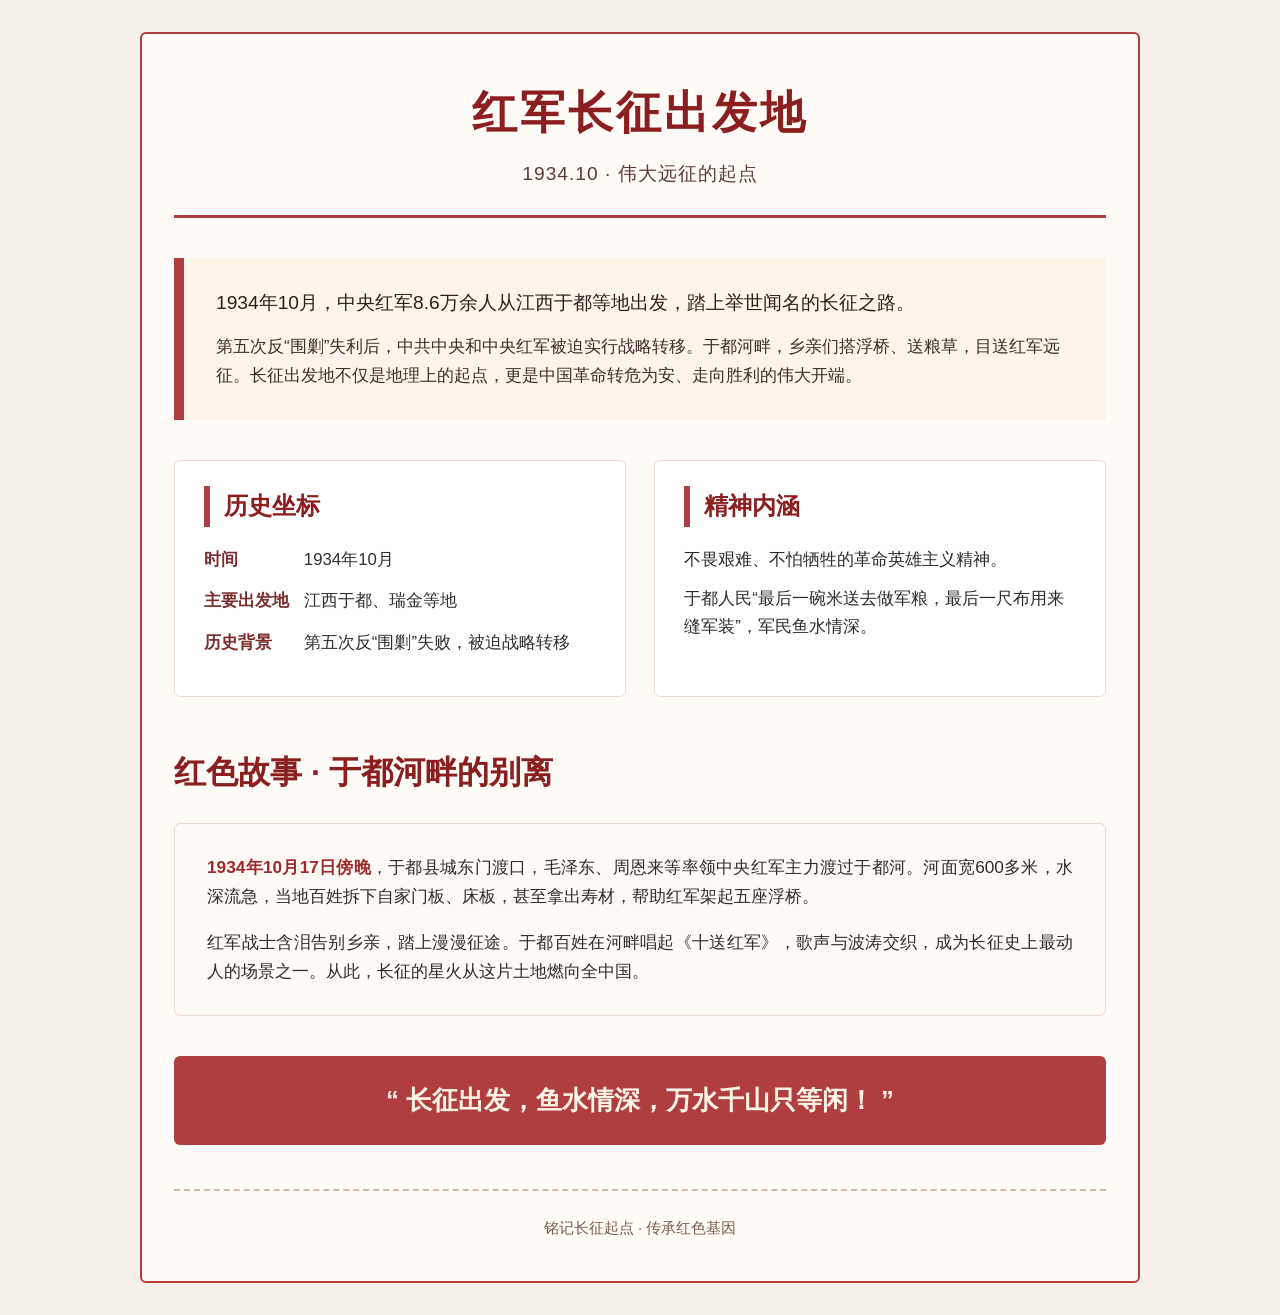
<file: src/Yudu.html>
<!DOCTYPE html>
<html lang="zh">

    <head>
        <meta charset="UTF-8">
        <meta name="viewport" content="width=device-width, initial-scale=1.0">
        <title>红军长征出发地 · 红色故事</title>
        <link rel="stylesheet" href="./static/css/storyPage.css">
    </head>

    <body>
        <div class="container">
            <div class="header">
                <h1>红军长征出发地</h1>
                <div class="subhead">1934.10 · 伟大远征的起点</div>
            </div>

            <div class="intro-card">
                <p>1934年10月，中央红军8.6万余人从江西于都等地出发，踏上举世闻名的长征之路。</p>
                <p>第五次反“围剿”失利后，中共中央和中央红军被迫实行战略转移。于都河畔，乡亲们搭浮桥、送粮草，目送红军远征。长征出发地不仅是地理上的起点，更是中国革命转危为安、走向胜利的伟大开端。</p>
            </div>

            <div class="info-grid">
                <div class="info-box">
                    <h3>历史坐标</h3>
                    <ul>
                        <li><strong>时间</strong><span>1934年10月</span></li>
                        <li><strong>主要出发地</strong><span>江西于都、瑞金等地</span></li>
                        <li><strong>历史背景</strong><span>第五次反“围剿”失败，被迫战略转移</span></li>
                    </ul>
                </div>
                <div class="info-box">
                    <h3> 精神内涵</h3>
                    <p style="margin-bottom: 10px; font-size: 1.05rem;">不畏艰难、不怕牺牲的革命英雄主义精神。</p>
                    <p style="font-size: 1.05rem;">于都人民“最后一碗米送去做军粮，最后一尺布用来缝军装”，军民鱼水情深。</p>
                </div>
            </div>

            <div class="story-section">
                <h2>红色故事 · 于都河畔的别离</h2>
                <div class="story-block">
                    <p><strong>1934年10月17日傍晚</strong>，于都县城东门渡口，毛泽东、周恩来等率领中央红军主力渡过于都河。河面宽600多米，水深流急，当地百姓拆下自家门板、床板，甚至拿出寿材，帮助红军架起五座浮桥。
                    </p>
                    <p>红军战士含泪告别乡亲，踏上漫漫征途。于都百姓在河畔唱起《十送红军》，歌声与波涛交织，成为长征史上最动人的场景之一。从此，长征的星火从这片土地燃向全中国。</p>
                </div>
            </div>

            <div class="slogan">“ 长征出发，鱼水情深，万水千山只等闲！ ”</div>

            <div class="footer">
                <p> 铭记长征起点 · 传承红色基因 </p>
            </div>
        </div>
    </body>

</html>
</file>
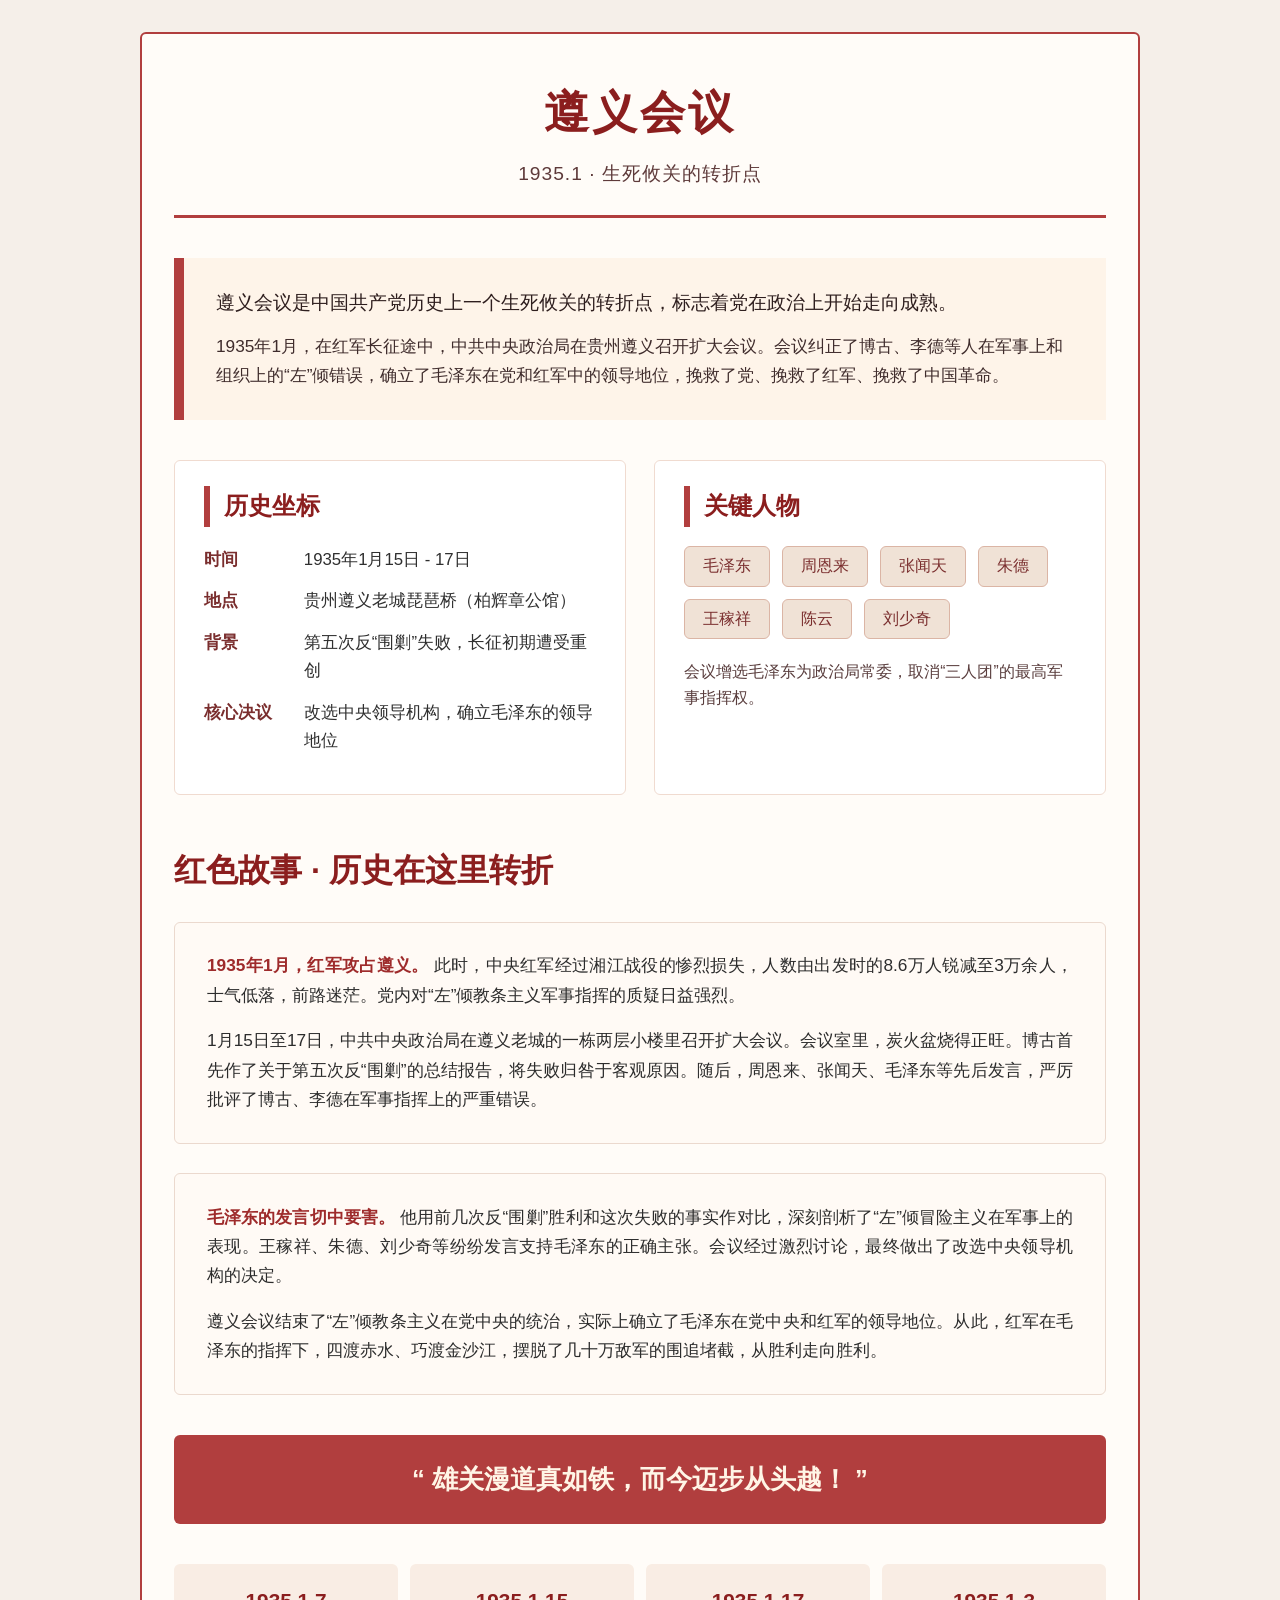
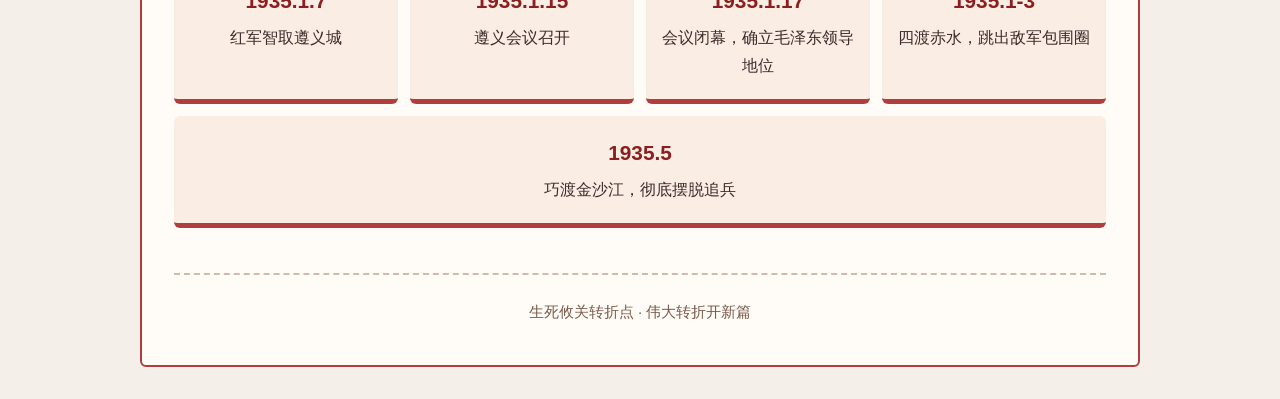
<file: src/zunyiConference.html>
<!DOCTYPE html>
<html lang="zh">

    <head>
        <meta charset="UTF-8">
        <meta name="viewport" content="width=device-width, initial-scale=1.0">
        <title>遵义会议 · 红色故事</title>
        <link rel="stylesheet" href="./static/css/storyPage.css">
    </head>

    <body>
        <div class="container">
            <div class="header">
                <h1>遵义会议</h1>
                <div class="subhead">1935.1 · 生死攸关的转折点</div>
            </div>

            <div class="intro-card">
                <p>遵义会议是中国共产党历史上一个生死攸关的转折点，标志着党在政治上开始走向成熟。</p>
                <p>1935年1月，在红军长征途中，中共中央政治局在贵州遵义召开扩大会议。会议纠正了博古、李德等人在军事上和组织上的“左”倾错误，确立了毛泽东在党和红军中的领导地位，挽救了党、挽救了红军、挽救了中国革命。
                </p>
            </div>

            <div class="info-grid">
                <div class="info-box">
                    <h3>历史坐标</h3>
                    <ul>
                        <li><strong>时间</strong><span>1935年1月15日 - 17日</span></li>
                        <li><strong>地点</strong><span>贵州遵义老城琵琶桥（柏辉章公馆）</span></li>
                        <li><strong>背景</strong><span>第五次反“围剿”失败，长征初期遭受重创</span></li>
                        <li><strong>核心决议</strong><span>改选中央领导机构，确立毛泽东的领导地位</span></li>
                    </ul>
                </div>
                <div class="info-box">
                    <h3> 关键人物</h3>
                    <div class="person-tags">
                        <span class="person-tag">毛泽东</span>
                        <span class="person-tag">周恩来</span>
                        <span class="person-tag">张闻天</span>
                        <span class="person-tag">朱德</span>
                        <span class="person-tag">王稼祥</span>
                        <span class="person-tag">陈云</span>
                        <span class="person-tag">刘少奇</span>
                    </div>
                    <p style="margin-top: 1.2rem; font-size: 0.98rem; color: #5a3e3e;">会议增选毛泽东为政治局常委，取消“三人团”的最高军事指挥权。
                    </p>
                </div>
            </div>

            <div class="story-section">
                <h2>红色故事 · 历史在这里转折</h2>
                <div class="story-block">
                    <p><strong>1935年1月，红军攻占遵义。</strong>
 此时，中央红军经过湘江战役的惨烈损失，人数由出发时的8.6万人锐减至3万余人，士气低落，前路迷茫。党内对“左”倾教条主义军事指挥的质疑日益强烈。</p>
                    <p>1月15日至17日，中共中央政治局在遵义老城的一栋两层小楼里召开扩大会议。会议室里，炭火盆烧得正旺。博古首先作了关于第五次反“围剿”的总结报告，将失败归咎于客观原因。随后，周恩来、张闻天、毛泽东等先后发言，严厉批评了博古、李德在军事指挥上的严重错误。
                    </p>
                </div>
                <div class="story-block">
                    <p><strong>毛泽东的发言切中要害。</strong>
 他用前几次反“围剿”胜利和这次失败的事实作对比，深刻剖析了“左”倾冒险主义在军事上的表现。王稼祥、朱德、刘少奇等纷纷发言支持毛泽东的正确主张。会议经过激烈讨论，最终做出了改选中央领导机构的决定。
                    </p>
                    <p>遵义会议结束了“左”倾教条主义在党中央的统治，实际上确立了毛泽东在党中央和红军的领导地位。从此，红军在毛泽东的指挥下，四渡赤水、巧渡金沙江，摆脱了几十万敌军的围追堵截，从胜利走向胜利。</p>
                </div>
            </div>

            <div class="slogan">“ 雄关漫道真如铁，而今迈步从头越！ ”</div>

            <div class="timeline">
                <div class="timeline-item">
                    <span class="date">1935.1.7</span>
                    <span class="desc">红军智取遵义城</span>
                </div>
                <div class="timeline-item">
                    <span class="date">1935.1.15</span>
                    <span class="desc">遵义会议召开</span>
                </div>
                <div class="timeline-item">
                    <span class="date">1935.1.17</span>
                    <span class="desc">会议闭幕，确立毛泽东领导地位</span>
                </div>
                <div class="timeline-item">
                    <span class="date">1935.1-3</span>
                    <span class="desc">四渡赤水，跳出敌军包围圈</span>
                </div>
                <div class="timeline-item">
                    <span class="date">1935.5</span>
                    <span class="desc">巧渡金沙江，彻底摆脱追兵</span>
                </div>
            </div>

            <div class="footer">
                <p> 生死攸关转折点 · 伟大转折开新篇 </p>
            </div>
        </div>
    </body>

</html>
</file>
<file: src/static/css/storyPage.css>
* {
    margin: 0;
    padding: 0;
    box-sizing: border-box;
}

body {
    font-family: 'Segoe UI', 'Roboto', 'Noto Sans', sans-serif;
    background-color: #f5efe9;
    color: #2c2c2c;
    line-height: 1.7;
    padding: 2rem 1rem;
}

.container {
    max-width: 1000px;
    margin: 0 auto;
    background: #fffcf8;
    border: 2px solid #b13e3e;
    border-radius: 6px;
    padding: 2.5rem 2rem;
    position: relative;
    overflow: hidden;
}

.header {
    text-align: center;
    margin-bottom: 2.5rem;
    border-bottom: 3px solid #b13e3e;
    padding-bottom: 1.5rem;
}

.header h1 {
    font-size: 2.8rem;
    color: #8b1e1e;
    letter-spacing: 3px;
    font-weight: 700;
    margin-bottom: 0.5rem;
    word-break: break-word;
}

.header .subhead {
    font-size: 1.2rem;
    color: #5e3a3a;
    letter-spacing: 1px;
}

.intro-card {
    background: #fef4e9;
    border-left: 10px solid #b13e3e;
    padding: 1.8rem 2rem;
    margin-bottom: 2.5rem;
}

.intro-card p {
    font-size: 1.2rem;
    font-weight: 500;
    color: #2e1e1e;
    margin-bottom: 0.8rem;
    display: flex;
    align-items: flex-start;
    gap: 10px;
}

.intro-card p:last-child {
    margin-bottom: 0;
    font-weight: 400;
    font-size: 1.08rem;
    color: #3f2c2c;
    display: block;
}

.info-grid {
    display: grid;
    grid-template-columns: 1fr 1fr;
    gap: 1.8rem;
    margin: 2.5rem 0;
}

.info-box {
    background: #ffffff;
    border: 1px solid #f0dbd0;
    border-radius: 6px;
    padding: 1.6rem 1.8rem;
    transition: transform 0.2s ease;
}

.info-box:hover {
    transform: translateY(-3px);
}

.info-box h3 {
    font-size: 1.5rem;
    color: #8b1e1e;
    border-left: 6px solid #b13e3e;
    padding-left: 14px;
    margin-bottom: 1.2rem;
    font-weight: 600;
}

.info-box ul {
    list-style: none;
}

.info-box li {
    margin-bottom: 0.8rem;
    display: flex;
    align-items: flex-start;
    gap: 10px;
    font-size: 1.05rem;
}

.info-box li strong {
    min-width: 90px;
    color: #7a2e2e;
    font-weight: 600;
}

.info-box li span {
    color: #2f2f2f;
}

.story-section {
    margin: 3rem 0 2rem;
}

.story-section h2 {
    font-size: 2rem;
    color: #8b1e1e;
    margin-bottom: 1.5rem;
    display: flex;
    align-items: center;
    gap: 12px;
}

.story-block {
    background: #fffaf5;
    border: 1px solid #ebd9ce;
    border-radius: 6px;
    padding: 1.8rem 2rem;
    margin-bottom: 1.8rem;
}

.story-block p {
    margin-bottom: 1rem;
    font-size: 1.08rem;
    text-align: justify;
}

.story-block p:last-child {
    margin-bottom: 0;
}

.story-block strong {
    color: #9e2b2b;
}

.slogan {
    background: #b13e3e;
    color: #fff5e6;
    font-size: 1.6rem;
    font-weight: 700;
    text-align: center;
    padding: 1.4rem 1.8rem;
    border-radius: 6px;
    margin: 2.5rem 0;
}

.footer {
    margin-top: 2.8rem;
    padding-top: 1.5rem;
    text-align: center;
    border-top: 2px dashed #d4b9aa;
    font-size: 0.95rem;
    color: #7a5a4a;
}

.person-tags {
    display: flex;
    flex-wrap: wrap;
    gap: 12px;
    margin-top: 10px;
}

.person-tag {
    background: #f0e2d6;
    color: #7a2e2e;
    padding: 6px 18px;
    border-radius: 6px;
    font-weight: 500;
    font-size: 0.98rem;
    border: 1px solid #dbb5a5;
    transition: all 0.2s;
}

.person-tag:hover {
    background: #b13e3e;
    color: #fff8f0;
    border-color: #b13e3e;
    cursor: default;
}

.timeline {
    display: flex;
    flex-wrap: wrap;
    justify-content: space-between;
    gap: 12px;
    margin-top: 2.5rem;
}

.timeline-item {
    flex: 1 1 180px;
    background: #f9ede4;
    padding: 1.2rem 1rem;
    border-radius: 6px;
    text-align: center;
    border-bottom: 5px solid #b13e3e;
}

.timeline-item .date {
    font-weight: 800;
    font-size: 1.3rem;
    color: #8b1e1e;
    display: block;
    margin-bottom: 6px;
}

.timeline-item .desc {
    font-size: 0.98rem;
    color: #3d2b2b;
}

@media (max-width: 700px) {
    .container {
        padding: 1.8rem 1.2rem;
    }

    .header h1 {
        font-size: 2rem;
    }

    .info-grid {
        grid-template-columns: 1fr;
    }

    .slogan {
        font-size: 1.3rem;
    }

    .timeline-item {
        flex: 1 1 100%;
    }
}

@media (max-width: 400px) {
    .header h1 {
        font-size: 1.6rem;
    }

    .info-box h3 {
        font-size: 1.3rem;
    }

    .person-tag {
        padding: 4px 12px;
        font-size: 0.85rem;
    }

    .slogan {
        font-size: 1.1rem;
    }
}
</file>
